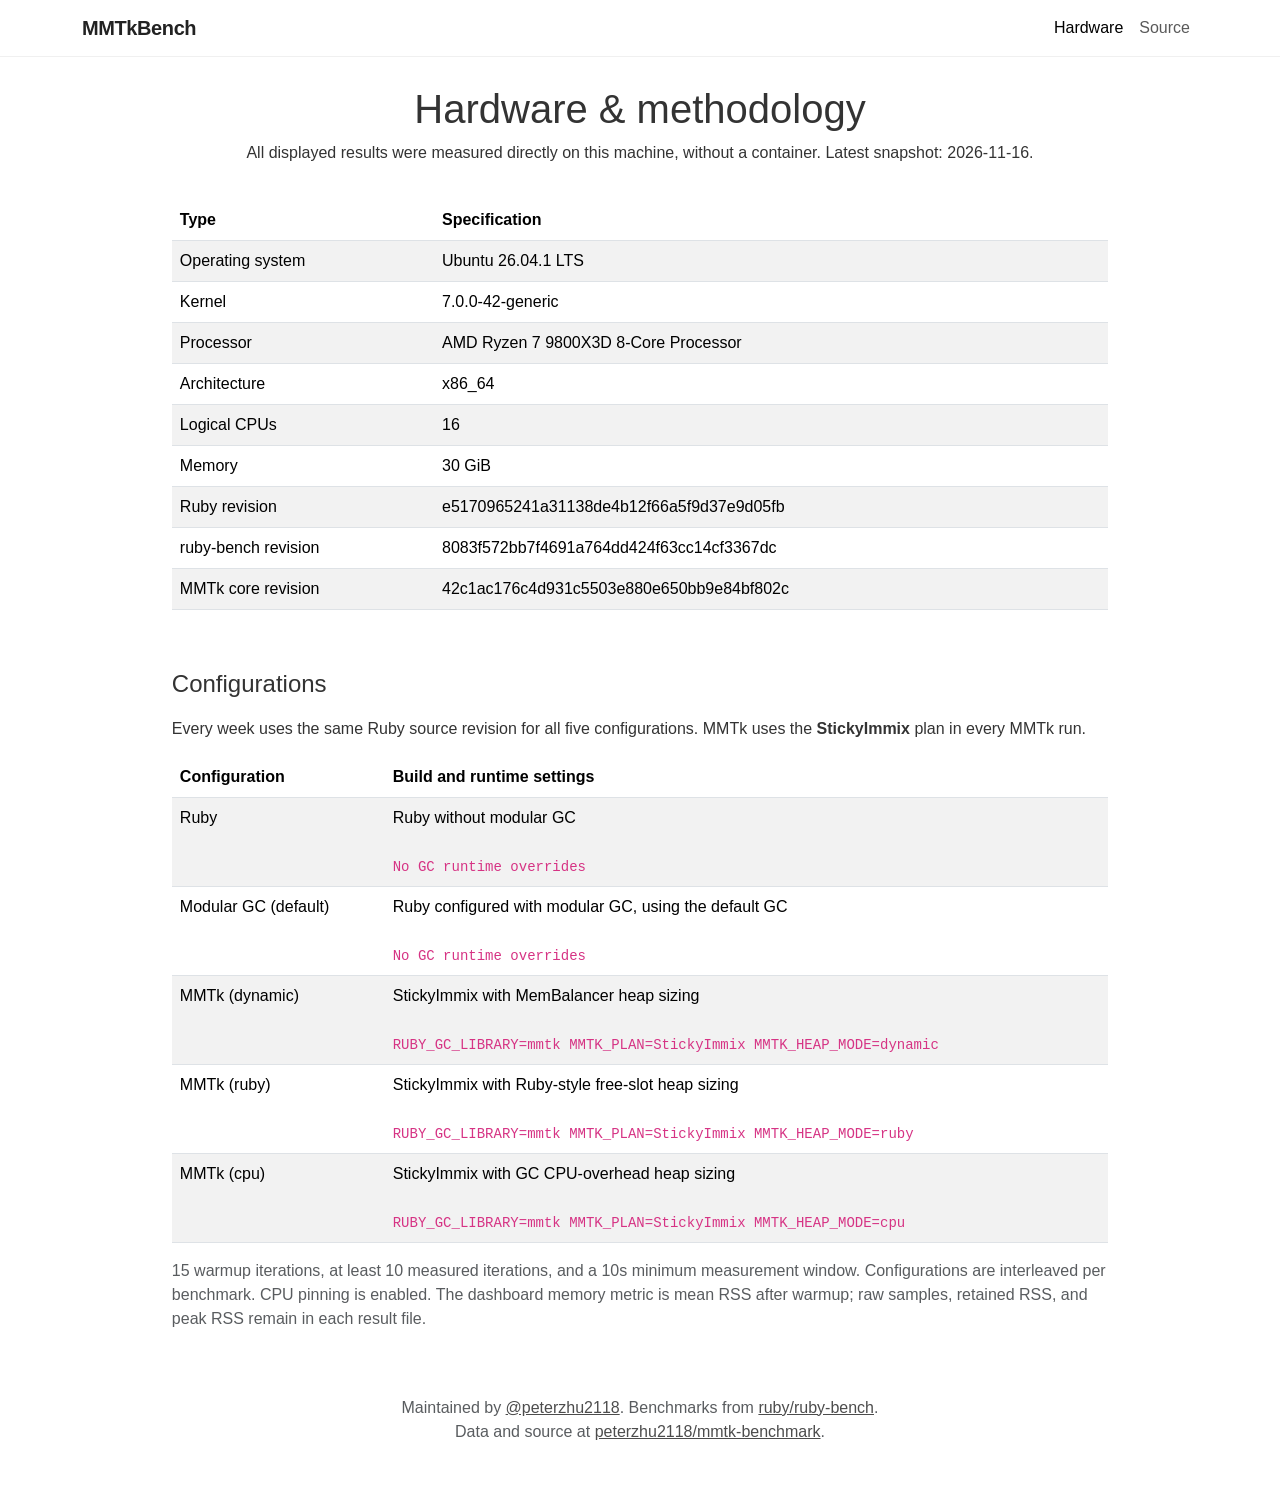
<file: hardware.html>
<!DOCTYPE html>
<html lang="en">
<head>
  <meta charset="utf-8">
  <meta http-equiv="x-ua-compatible" content="ie=edge">
  <meta name="color-scheme" content="only light">
  <meta name="viewport" content="width=device-width, initial-scale=1, shrink-to-fit=no">
  <title>Hardware · MMTkBench</title>
  <link href="https://cdn.jsdelivr.net/npm/bootstrap@5.3.8/dist/css/bootstrap.min.css" rel="stylesheet">
  <link href="assets/styles.css" rel="stylesheet">
  <script defer src="assets/site.js"></script>
  <script defer src="assets/hardware.js"></script>
</head>
<body>
  <nav class="navbar navbar-expand">
    <div class="container">
      <a href="index.html" class="navbar-brand">MMTkBench</a>
      <ul class="navbar-nav ms-auto">
        <li class="nav-item"><a href="hardware.html" class="nav-link active" aria-current="page">Hardware</a></li>
        <li class="nav-item"><a href="https://github.com/peterzhu2118/mmtk-benchmark" class="nav-link">Source</a></li>
      </ul>
    </div>
  </nav>

  <main class="container-fluid px-4">
    <div class="text-center">
      <h1>Hardware &amp; methodology</h1>
      <p id="hardware-intro">Loading the latest benchmark environment…</p>
    </div>
    <table class="benchmarks-table table table-striped methodology-table">
      <thead><tr><th>Type</th><th>Specification</th></tr></thead>
      <tbody id="hardware-list"><tr><td colspan="2">Loading…</td></tr></tbody>
    </table>
    <section class="methodology-notes">
      <h3>Configurations</h3>
      <p>Every week uses the same Ruby source revision for all five configurations. MMTk uses the <strong>StickyImmix</strong> plan in every MMTk run.</p>
      <div class="table-responsive">
        <table class="table table-striped">
          <thead><tr><th>Configuration</th><th>Build and runtime settings</th></tr></thead>
          <tbody id="variant-list"><tr><td colspan="2">Loading…</td></tr></tbody>
        </table>
      </div>
      <p id="benchmark-settings" class="text-muted"></p>
    </section>
  </main>

  <footer class="footer">
    <div class="container text-center">
      <p class="text-muted">
        Maintained by <a href="https://github.com/peterzhu2118">@peterzhu2118</a>.
        Benchmarks from <a href="https://github.com/ruby/ruby-bench">ruby/ruby-bench</a>.<br>
        Data and source at <a href="https://github.com/peterzhu2118/mmtk-benchmark">peterzhu2118/mmtk-benchmark</a>.
      </p>
    </div>
  </footer>
</body>
</html>
</file>
<file: assets/styles.css>
body {
  color: #333;
  font-family: -apple-system, BlinkMacSystemFont, "Avenir Next", "Segoe UI", "Helvetica Neue", Arial, sans-serif;
  background: #fff;
}

a { color: rgba(0, 0, 0, 0.7); }
a:focus, a:hover { color: rgba(0, 0, 0, 0.6); }
.navbar { border-bottom: 1px solid #f0f0f0; margin-bottom: 28px; }
.navbar-brand { color: #222; font-weight: 600; letter-spacing: -0.02em; }
.nav-link { padding: 8px 12px; }
.suite-description { margin-top: -8px; }

.benchmark-page {
  width: min(76%, 1160px);
  margin: 0 auto;
}

.benchmark-graph {
  width: 100%;
  height: 500px;
  margin: 34px auto 12px;
}

.benchmark-graph.dashboard-graph { height: 680px; }
.benchmarks-wrapper { margin-bottom: 34px; }
.snapshot-heading h4 { margin-bottom: 6px; font-weight: 400; }
.revision-link { font-family: ui-monospace, SFMono-Regular, Menlo, monospace; font-size: 13px; text-decoration: none; }
.weekly-picker { display: flex; align-items: center; justify-content: center; gap: 8px; margin-top: 14px; }
.weekly-picker label { color: #666; font-size: 14px; }
.weekly-picker select { width: auto; min-width: 160px; }

.category-switcher {
  display: inline-flex;
  flex-wrap: wrap;
  justify-content: center;
  margin-top: 22px;
  padding: 4px;
  background: #eef1f4;
  border-radius: 24px;
}

.category-switch {
  border: 0;
  background: transparent;
  padding: 6px 24px;
  border-radius: 999px;
  color: rgba(0, 0, 0, 0.55);
  cursor: pointer;
  transition: color 0.15s ease, background-color 0.15s ease, box-shadow 0.15s ease;
}
.category-switch:hover { color: rgba(0, 0, 0, 0.8); }
.category-switch.active { background: #fff; color: rgba(0, 0, 0, 0.85); font-weight: 600; box-shadow: 0 1px 3px rgba(0, 0, 0, 0.15); }
.category-switch:focus-visible { outline: 2px solid #3285e1; outline-offset: 1px; }

.metric-switcher { margin: 16px 0 6px; }
.metric-type { margin: 0 12px; }
.metric-type input { margin-right: 6px; }
.chart-status { min-height: 240px; display: grid; place-items: center; color: #777; text-align: center; padding: 50px 15px; }
.chart-status.error { color: #a62b2b; }
.chart-help { font-size: 13px; text-align: center; margin-top: 18px; }
.history-page h1 { font-size: 40px; }
.benchmark-navbar { margin: 20px auto 10px; display: flex; flex-wrap: wrap; justify-content: center; gap: 2px; }
.benchmark-navbar .nav-link { padding: 8px 11px; font-size: 14px; }
.highcharts-xaxis-labels a { text-decoration: none; }

.benchmarks-table {
  width: min(76%, 1160px);
  margin: 0 auto 60px;
}
.benchmarks-table a { text-decoration: underline; }
.margined-links a { display: inline-block; margin: 2px 12px 2px 0; }
.empty-table { color: #777; }
.footer { margin-top: 40px; padding: 15px 0 30px; }

.methodology-table { margin-top: 35px; }
.methodology-table td:first-child { width: 28%; font-weight: 500; }
.methodology-notes { width: min(76%, 1160px); margin: 0 auto 50px; }
.methodology-notes h3 { margin-bottom: 18px; font-size: 24px; }
.methodology-notes code { white-space: normal; overflow-wrap: anywhere; }

@media (max-width: 850px) {
  .container-fluid.px-4 { padding-left: 15px !important; padding-right: 15px !important; }
  .benchmark-page, .benchmarks-table, .methodology-notes { width: 100%; }
  .benchmark-graph.dashboard-graph { height: 600px; }
  .category-switch { padding: 6px 16px; }
}

@media (max-width: 520px) {
  .benchmark-graph { height: 450px; }
  .benchmark-graph.dashboard-graph { height: 570px; }
  .benchmarks-table { font-size: 13px; }
  .category-switch { padding: 5px 12px; }
  .metric-type { margin: 0 7px; }
}
</file>
